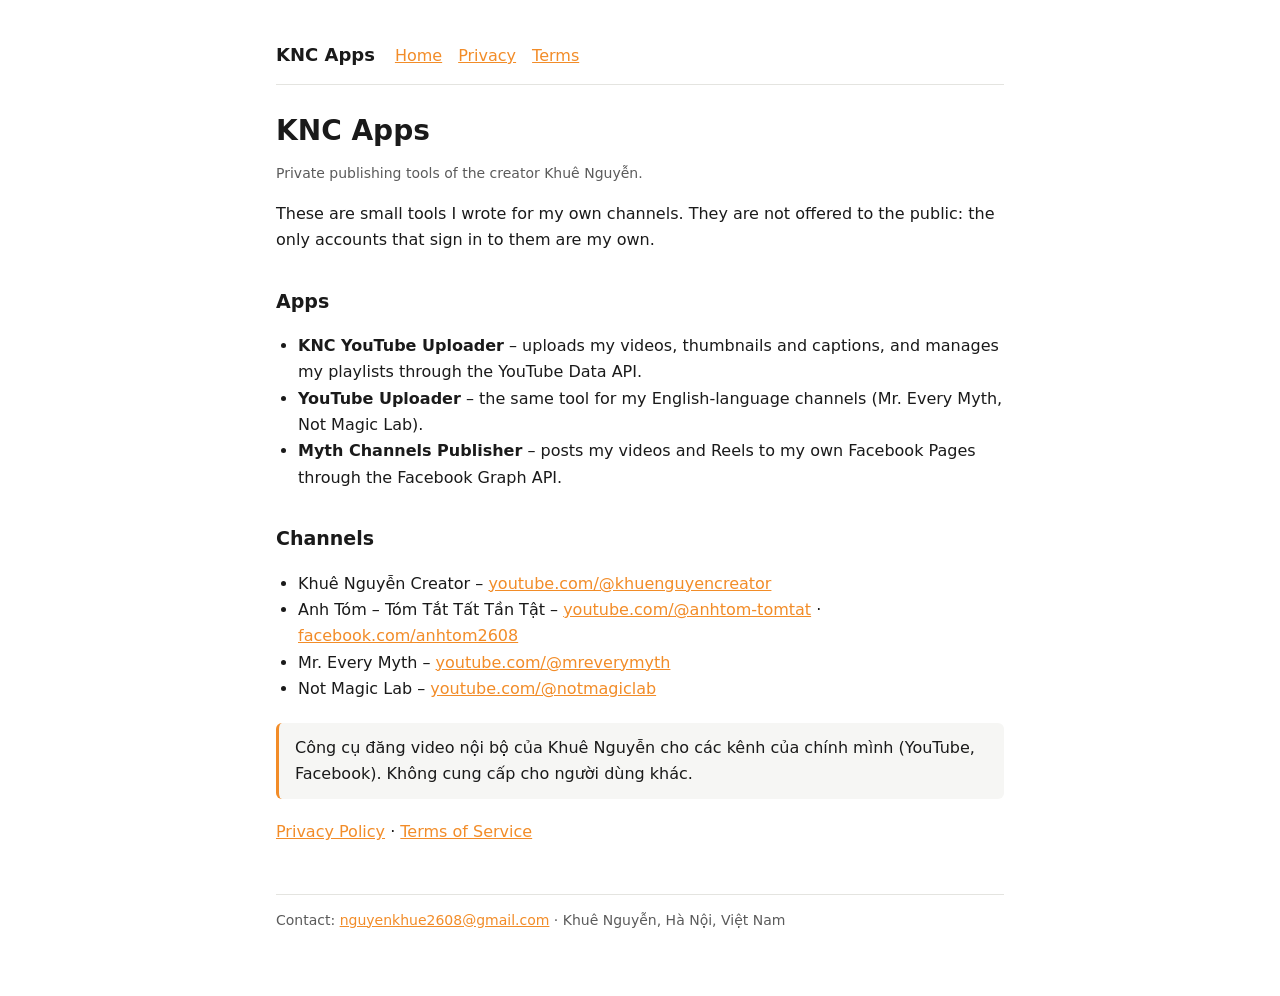
<file: index.html>
<!doctype html>
<html lang="en"><head><meta charset="utf-8"><meta name="viewport" content="width=device-width,initial-scale=1">
<title>Home – KNC Apps</title><link rel="stylesheet" href="style.css"></head>
<body><main>
<header><strong>KNC Apps</strong><nav><a href="./">Home</a><a href="privacy.html">Privacy</a><a href="terms.html">Terms</a></nav></header>
<h1>KNC Apps</h1>
<p class="muted">Private publishing tools of the creator Khuê Nguyễn.</p>
<p>These are small tools I wrote for my own channels. They are not offered to the public: the only accounts that sign in to them are my own.</p>
<h2>Apps</h2>
<ul>
<li><strong>KNC YouTube Uploader</strong> – uploads my videos, thumbnails and captions, and manages my playlists through the YouTube Data API.</li>
<li><strong>YouTube Uploader</strong> – the same tool for my English-language channels (Mr. Every Myth, Not Magic Lab).</li>
<li><strong>Myth Channels Publisher</strong> – posts my videos and Reels to my own Facebook Pages through the Facebook Graph API.</li>
</ul>
<h2>Channels</h2>
<ul>
<li>Khuê Nguyễn Creator – <a href="https://www.youtube.com/@khuenguyencreator">youtube.com/@khuenguyencreator</a></li>
<li>Anh Tóm – Tóm Tắt Tất Tần Tật – <a href="https://www.youtube.com/@anhtom-tomtat">youtube.com/@anhtom-tomtat</a> · <a href="https://www.facebook.com/anhtom2608">facebook.com/anhtom2608</a></li>
<li>Mr. Every Myth – <a href="https://www.youtube.com/@mreverymyth">youtube.com/@mreverymyth</a></li>
<li>Not Magic Lab – <a href="https://www.youtube.com/@notmagiclab">youtube.com/@notmagiclab</a></li>
</ul>
<div class="vi">Công cụ đăng video nội bộ của Khuê Nguyễn cho các kênh của chính mình (YouTube, Facebook). Không cung cấp cho người dùng khác.</div>
<p><a href="privacy.html">Privacy Policy</a> · <a href="terms.html">Terms of Service</a></p>
<footer>Contact: <a href="mailto:nguyenkhue2608@gmail.com">nguyenkhue2608@gmail.com</a> · Khuê Nguyễn, Hà Nội, Việt Nam</footer>
</main></body></html>
</file>
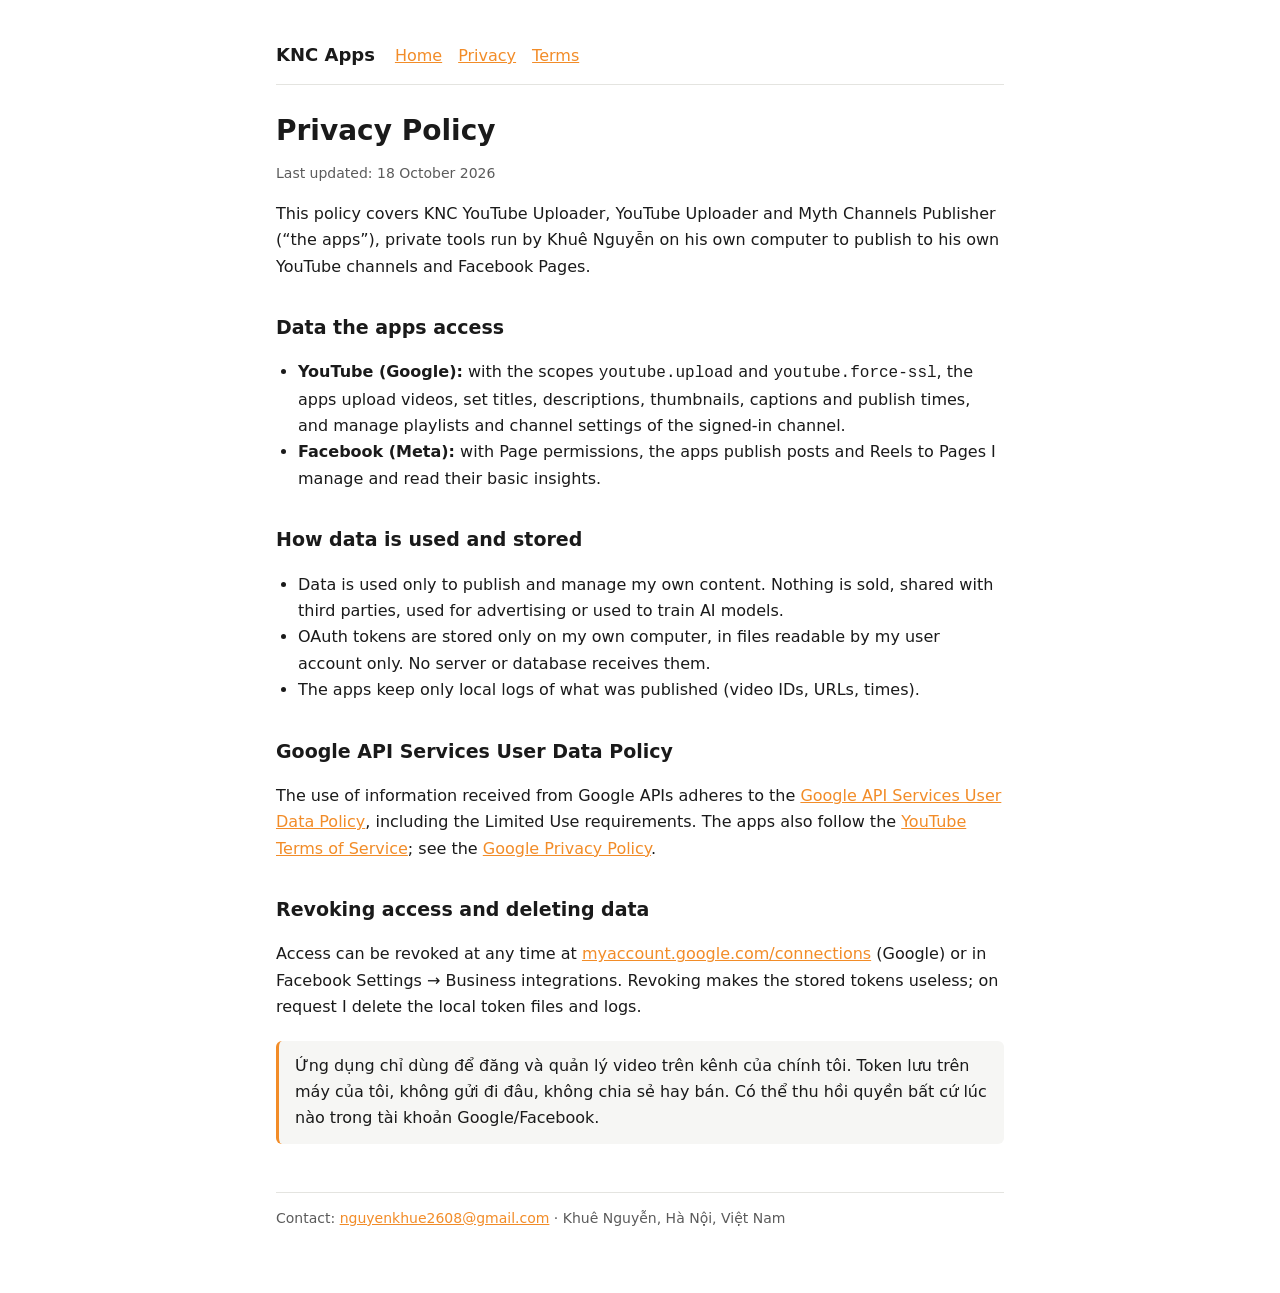
<file: privacy.html>
<!doctype html>
<html lang="en"><head><meta charset="utf-8"><meta name="viewport" content="width=device-width,initial-scale=1">
<title>Privacy Policy – KNC Apps</title><link rel="stylesheet" href="style.css"></head>
<body><main>
<header><strong>KNC Apps</strong><nav><a href="./">Home</a><a href="privacy.html">Privacy</a><a href="terms.html">Terms</a></nav></header>
<h1>Privacy Policy</h1>
<p class="muted">Last updated: 18 October 2026</p>
<p>This policy covers KNC YouTube Uploader, YouTube Uploader and Myth Channels Publisher (“the apps”), private tools run by Khuê Nguyễn on his own computer to publish to his own YouTube channels and Facebook Pages.</p>
<h2>Data the apps access</h2>
<ul>
<li><strong>YouTube (Google):</strong> with the scopes <code>youtube.upload</code> and <code>youtube.force-ssl</code>, the apps upload videos, set titles, descriptions, thumbnails, captions and publish times, and manage playlists and channel settings of the signed-in channel.</li>
<li><strong>Facebook (Meta):</strong> with Page permissions, the apps publish posts and Reels to Pages I manage and read their basic insights.</li>
</ul>
<h2>How data is used and stored</h2>
<ul>
<li>Data is used only to publish and manage my own content. Nothing is sold, shared with third parties, used for advertising or used to train AI models.</li>
<li>OAuth tokens are stored only on my own computer, in files readable by my user account only. No server or database receives them.</li>
<li>The apps keep only local logs of what was published (video IDs, URLs, times).</li>
</ul>
<h2>Google API Services User Data Policy</h2>
<p>The use of information received from Google APIs adheres to the <a href="https://developers.google.com/terms/api-services-user-data-policy">Google API Services User Data Policy</a>, including the Limited Use requirements. The apps also follow the <a href="https://www.youtube.com/t/terms">YouTube Terms of Service</a>; see the <a href="https://policies.google.com/privacy">Google Privacy Policy</a>.</p>
<h2>Revoking access and deleting data</h2>
<p>Access can be revoked at any time at <a href="https://myaccount.google.com/connections">myaccount.google.com/connections</a> (Google) or in Facebook Settings → Business integrations. Revoking makes the stored tokens useless; on request I delete the local token files and logs.</p>
<div class="vi">Ứng dụng chỉ dùng để đăng và quản lý video trên kênh của chính tôi. Token lưu trên máy của tôi, không gửi đi đâu, không chia sẻ hay bán. Có thể thu hồi quyền bất cứ lúc nào trong tài khoản Google/Facebook.</div>
<footer>Contact: <a href="mailto:nguyenkhue2608@gmail.com">nguyenkhue2608@gmail.com</a> · Khuê Nguyễn, Hà Nội, Việt Nam</footer>
</main></body></html>
</file>
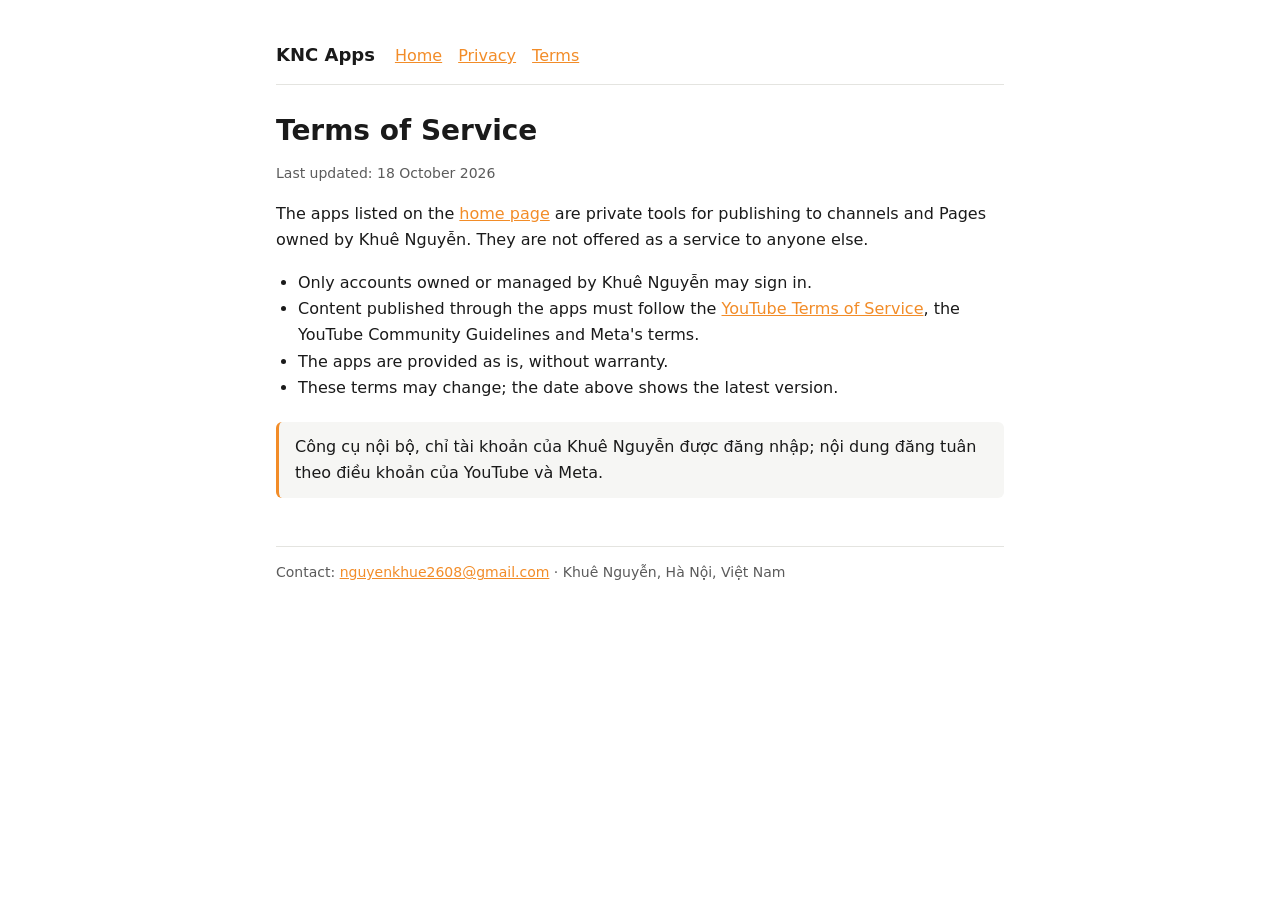
<file: terms.html>
<!doctype html>
<html lang="en"><head><meta charset="utf-8"><meta name="viewport" content="width=device-width,initial-scale=1">
<title>Terms of Service – KNC Apps</title><link rel="stylesheet" href="style.css"></head>
<body><main>
<header><strong>KNC Apps</strong><nav><a href="./">Home</a><a href="privacy.html">Privacy</a><a href="terms.html">Terms</a></nav></header>
<h1>Terms of Service</h1>
<p class="muted">Last updated: 18 October 2026</p>
<p>The apps listed on the <a href="./">home page</a> are private tools for publishing to channels and Pages owned by Khuê Nguyễn. They are not offered as a service to anyone else.</p>
<ul>
<li>Only accounts owned or managed by Khuê Nguyễn may sign in.</li>
<li>Content published through the apps must follow the <a href="https://www.youtube.com/t/terms">YouTube Terms of Service</a>, the YouTube Community Guidelines and Meta's terms.</li>
<li>The apps are provided as is, without warranty.</li>
<li>These terms may change; the date above shows the latest version.</li>
</ul>
<div class="vi">Công cụ nội bộ, chỉ tài khoản của Khuê Nguyễn được đăng nhập; nội dung đăng tuân theo điều khoản của YouTube và Meta.</div>
<footer>Contact: <a href="mailto:nguyenkhue2608@gmail.com">nguyenkhue2608@gmail.com</a> · Khuê Nguyễn, Hà Nội, Việt Nam</footer>
</main></body></html>
</file>
<file: style.css>
:root{--ink:#1a1a1a;--muted:#5b5b5b;--accent:#f28c28;--bg:#ffffff;--card:#f6f6f4;--line:#e4e4e0}
@media (prefers-color-scheme:dark){:root{--ink:#ececea;--muted:#a8a8a4;--bg:#141414;--card:#1e1e1e;--line:#2e2e2e}}
*{box-sizing:border-box}
body{margin:0;background:var(--bg);color:var(--ink);font:16px/1.65 system-ui,-apple-system,"Segoe UI",Roboto,sans-serif}
main{max-width:760px;margin:0 auto;padding:40px 16px 64px}
header{display:flex;flex-wrap:wrap;gap:12px 20px;align-items:baseline;border-bottom:1px solid var(--line);padding-bottom:14px;margin-bottom:28px}
header strong{font-size:18px}
nav a{margin-right:16px}
a{color:var(--accent)}
h1{font-size:28px;line-height:1.25;margin:0 0 6px}
h2{font-size:19px;margin:32px 0 8px}
.muted{color:var(--muted);font-size:14px}
.vi{background:var(--card);border-left:3px solid var(--accent);padding:12px 16px;border-radius:6px;margin:20px 0}
ul{padding-left:22px}
footer{margin-top:48px;border-top:1px solid var(--line);padding-top:14px;color:var(--muted);font-size:14px}
</file>
